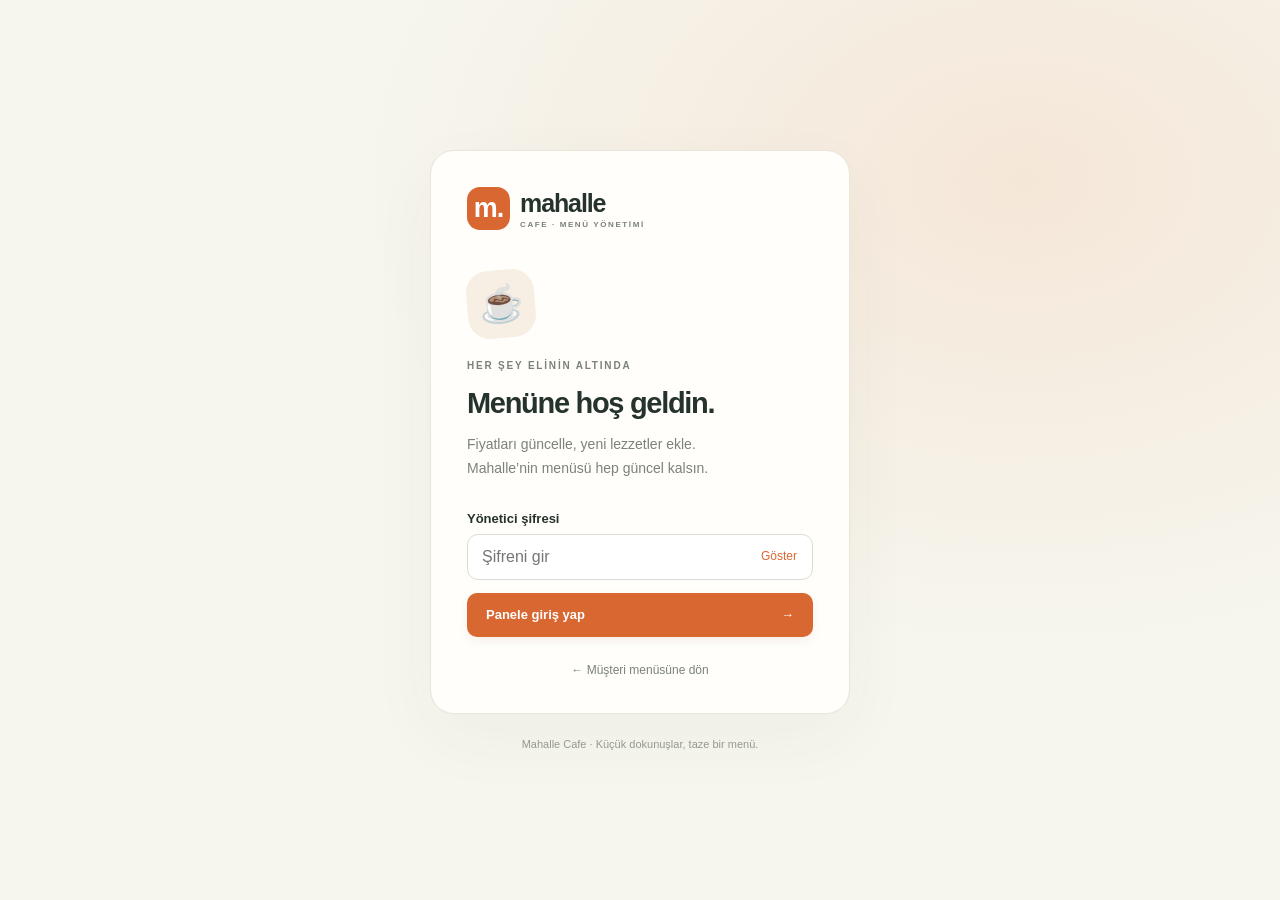
<file: admin/index.html>
<!doctype html>
<html lang="tr">
<head>
  <meta charset="utf-8"><meta name="viewport" content="width=device-width, initial-scale=1"><meta name="theme-color" content="#f7f5f0"><meta name="robots" content="noindex, nofollow">
  <title>Menü Yönetimi · Mahalle Cafe</title>
  <link rel="stylesheet" href="admin.css">
</head>
<body>
  <main id="login" class="login-shell">
    <section class="login-card">
      <a class="brand" href="../"><span class="brand-icon">m.</span><span>mahalle<span class="brand-sub">CAFE · MENÜ YÖNETİMİ</span></span></a>
      <div class="login-illustration" aria-hidden="true">☕</div><p class="eyebrow">HER ŞEY ELİNİN ALTINDA</p>
      <h1>Menüne hoş geldin.</h1><p class="muted">Fiyatları güncelle, yeni lezzetler ekle.<br>Mahalle’nin menüsü hep güncel kalsın.</p>
      <form id="login-form"><label for="password">Yönetici şifresi</label><div class="password-wrap"><input id="password" name="password" type="password" autocomplete="current-password" required placeholder="Şifreni gir"><button id="show-password" type="button" class="text-button" aria-label="Şifreyi göster">Göster</button></div><p id="login-error" class="error" role="alert"></p><button id="login-button" class="button primary wide" type="submit">Panele giriş yap <span aria-hidden="true">→</span></button></form>
      <a class="login-back" href="../">← Müşteri menüsüne dön</a>
    </section><p class="login-foot">Mahalle Cafe · Küçük dokunuşlar, taze bir menü.</p>
  </main>
  <div id="dashboard" hidden>
    <aside class="sidebar"><a class="brand" href="../"><span class="brand-icon">m.</span><span>mahalle<span class="brand-sub">CAFE · YÖNETİM</span></span></a><p class="nav-label">ÇALIŞMA ALANI</p><nav aria-label="Yönetim"><button class="nav-item active" data-view="products">▦ <span>Ürünler</span></button><button class="nav-item" data-view="categories">◫ <span>Kategoriler</span></button></nav><div class="sidebar-note"><span class="live-dot"></span> Menün yayında<p>Kaydettiğin değişiklikler müşteri menüsüne hemen yansır.</p><a href="../" target="_blank" rel="noopener">Menüyü görüntüle ↗</a></div><button id="logout" class="logout">Çıkış yap ↗</button></aside>
    <div class="workspace"><header class="topbar"><span>Mahalle Cafe <span class="slash">/</span> <strong>Menü yönetimi</strong></span><a href="../" target="_blank" rel="noopener" class="preview-link">Menüyü aç ↗</a></header>
      <main class="main-content"><section class="page-heading"><div><p class="eyebrow">GÜZEL BİR GÜN, GÜNCEL BİR MENÜ</p><h1>Menü, senin elinde<span class="orange">.</span></h1><p class="muted">Fiyatları düzenle, lezzetleri çoğalt. Hepsi bu kadar.</p></div><button id="add-product" class="button primary">＋ Yeni ürün</button></section>
        <section class="stats" aria-label="Menü özeti"><div class="stat"><span class="stat-symbol">▦</span><div><strong id="product-count">—</strong><span>Toplam ürün</span></div></div><div class="stat"><span class="stat-symbol green">◫</span><div><strong id="category-count">—</strong><span>Kategori</span></div></div><div class="stat"><span class="stat-symbol yellow">◷</span><div><strong id="update-time">—</strong><span>Son kayıt</span></div></div></section>
        <div class="mobile-tabs"><button class="active" data-view="products">Ürünler</button><button data-view="categories">Kategoriler</button><button id="mobile-logout">Çıkış</button></div>
        <section id="products-view" class="content-card"><div class="section-title"><div><h2>Ürünler</h2><p class="muted">Fiyat alanına dokunarak hızlıca güncelle.</p></div><span id="visible-count" class="count-badge"></span></div><div class="search-wrap"><span aria-hidden="true">⌕</span><input id="search" type="search" placeholder="Bir ürün ara…" aria-label="Ürün ara"></div><div id="category-filters" class="filter-row" aria-label="Kategori filtresi"></div><div id="product-list"></div></section>
        <section id="categories-view" class="content-card" hidden><div class="section-title"><div><h2>Kategoriler</h2><p class="muted">Menünün sırasını ve kategori görsellerini düzenle.</p></div><button id="add-category" class="button secondary">＋ Kategori</button></div><div id="category-list"></div></section>
        <p id="load-error" class="error" role="alert"></p><div id="recovery" hidden><button class="button secondary" id="reload">Menüyü yeniden yükle</button></div>
      </main>
      <footer class="savebar"><div><span id="save-dot" class="live-dot"></span><strong id="save-status">Tüm değişiklikler kaydedildi</strong><small id="save-detail">Menün güncel ve yayında.</small></div><div class="save-actions"><button id="discard" class="button ghost" disabled>Vazgeç</button><button id="publish" class="button primary" disabled>Değişiklikleri kaydet <span aria-hidden="true">↗</span></button></div></footer>
    </div>
  </div>
  <dialog id="editor"><form id="editor-form"><div class="dialog-header"><div><p class="eyebrow">MENÜNE BİR DOKUNUŞ</p><h2 id="editor-title">Ürün düzenle</h2></div><button type="button" class="icon-button close-editor" aria-label="Pencereyi kapat">×</button></div><div id="editor-fields"></div><p id="editor-error" class="error" role="alert"></p><div class="dialog-actions"><button type="button" class="button ghost close-editor">Vazgeç</button><button id="editor-submit" type="submit" class="button primary">Değişikliği ekle</button></div></form></dialog>
  <div id="toast" role="status" class="toast" hidden></div>
  <script src="../api-config.js"></script><script src="admin.js"></script>
</body></html>
</file>
<file: admin/admin.css>
:root{--ink:#25332c;--muted:#7b817b;--orange:#d96732;--orange-dark:#b74e21;--line:#e9e9e1;--cream:#f7f7f2;--green:#3e7056;font-family:Inter,-apple-system,BlinkMacSystemFont,"Segoe UI",sans-serif;color:var(--ink);background:var(--cream);font-synthesis:none}*{box-sizing:border-box}body{margin:0}button,input,select,textarea{font:inherit}button,a,input,select,textarea{-webkit-tap-highlight-color:transparent}button,a{touch-action:manipulation}button{cursor:pointer}button:disabled{opacity:.48;cursor:default}a{color:inherit}input,select,textarea{width:100%;border:1px solid #dcded5;border-radius:11px;padding:13px 14px;background:#fff;color:var(--ink);min-width:0;font-size:16px}input:focus,select:focus,textarea:focus{outline:3px solid #f4d3bd;border-color:var(--orange)}button:focus-visible,a:focus-visible{outline:3px solid #e7b896;outline-offset:3px}label{display:block;font-size:13px;font-weight:650;margin-bottom:8px}h1,h2,p{margin-top:0}h1{font-size:clamp(27px,3.3vw,38px);letter-spacing:-1.3px;line-height:1.2;margin-bottom:12px}h2{font-size:20px;letter-spacing:-.5px;margin-bottom:5px}.muted{color:var(--muted);font-size:14px;line-height:1.7;margin-bottom:0}.eyebrow{font-size:10px;letter-spacing:1.8px;font-weight:700;color:var(--muted);margin-bottom:15px}.orange{color:var(--orange)}.button{border:1px solid transparent;border-radius:10px;min-height:44px;padding:12px 18px;display:inline-flex;align-items:center;justify-content:center;gap:16px;font-size:13px;font-weight:650;white-space:nowrap;transition:background .15s}.primary{color:white;background:var(--orange);box-shadow:0 4px 9px #a4461714}.primary:hover:not(:disabled){background:var(--orange-dark)}.secondary{background:#fff;border-color:var(--line)}.ghost{background:transparent;color:var(--muted)}.wide{width:100%;justify-content:space-between}.brand{display:flex;gap:10px;align-items:center;text-decoration:none;font-size:25px;font-weight:750;letter-spacing:-1.1px}.brand-icon{display:grid;place-items:center;width:43px;height:43px;border-radius:13px;background:var(--orange);color:#fff;font-size:27px}.brand-sub{display:block;color:var(--muted);font-size:8px;letter-spacing:1.6px;margin-top:2px}.login-shell{min-height:100svh;display:flex;flex-direction:column;align-items:center;justify-content:center;padding:28px 20px;background:radial-gradient(ellipse at 80% 20%,#f5e7d8,transparent 48%),#f6f6ef}.login-card{width:100%;max-width:420px;background:#fffefb;padding:36px;border:1px solid #e9e5da;border-radius:24px;box-shadow:0 24px 70px #3c44200b}.login-illustration{width:68px;height:68px;display:grid;place-items:center;font-size:36px;margin:40px 0 22px;background:#f7efe3;border-radius:22px;transform:rotate(-5deg)}.login-card h1{font-size:29px}.login-card form{margin-top:30px}.password-wrap{position:relative}.password-wrap input{padding-right:75px}.text-button{border:0;background:none;color:var(--orange);font-size:12px;padding:12px}.password-wrap .text-button{position:absolute;right:4px;top:3px}.login-back{display:block;text-align:center;text-decoration:none;color:var(--muted);font-size:12px;margin-top:26px}.login-foot{font-size:11px;color:#94998c;margin:24px 0 0}.error{color:#b43d31;font-size:13px;line-height:1.6;min-height:0}.error:not(:empty){margin:12px 0}.sidebar{position:fixed;inset:0 auto 0 0;width:234px;background:#fcfcf8;border-right:1px solid var(--line);padding:32px 24px;display:flex;flex-direction:column}.nav-label{font-size:9px;letter-spacing:1.5px;color:#9ca093;margin:56px 0 15px}.nav-item{width:100%;display:flex;gap:12px;align-items:center;text-align:left;background:none;border:0;border-radius:10px;color:#7a8379;padding:13px 14px;margin:4px 0;font-size:16px}.nav-item span{font-size:13px;font-weight:650}.nav-item.active{background:#f8eae0;color:#bc5c32}.sidebar-note{margin-top:auto;padding:18px 12px;background:#f2f5ec;border-radius:12px;font-size:12px;font-weight:650}.live-dot{display:inline-block;width:7px;height:7px;border-radius:50%;background:#689a70;margin-right:6px}.sidebar-note p{font-size:11px;line-height:1.7;color:var(--muted);font-weight:400;margin:10px 0}.sidebar-note a{font-size:11px;text-decoration:none;color:var(--green)}.logout{background:none;border:0;color:var(--muted);font-size:12px;text-align:left;margin-top:22px;padding:10px}.workspace{margin-left:234px;min-height:100vh}.topbar{height:75px;border-bottom:1px solid var(--line);display:flex;justify-content:space-between;align-items:center;padding:0 40px;background:#fcfcf8;font-size:12px;color:var(--muted)}.topbar strong{font-weight:500;color:var(--ink)}.slash{color:#c5c8bc;margin:0 12px}.preview-link{text-decoration:none;color:var(--green);font-size:12px}.main-content{max-width:1240px;margin:0 auto;padding:43px 40px 130px}.page-heading{display:flex;justify-content:space-between;align-items:center;gap:20px;margin-bottom:28px}.page-heading .eyebrow{margin-bottom:12px}.page-heading .button{margin-top:12px}.stats{display:grid;grid-template-columns:repeat(3,minmax(0,1fr));gap:15px;margin-bottom:32px}.stat{display:flex;align-items:center;gap:16px;background:#fff;border:1px solid var(--line);border-radius:13px;padding:20px}.stat-symbol{display:grid;place-items:center;color:var(--orange);background:#fbede2;border-radius:12px;font-size:22px;width:45px;height:45px}.stat-symbol.green{color:#4f7961;background:#edf3e9}.stat-symbol.yellow{color:#ac8844;background:#f8f3de}.stat strong{display:block;font-size:25px;font-weight:650;letter-spacing:-.8px}.stat span:not(.stat-symbol){display:block;font-size:11px;color:var(--muted);margin-top:4px}.stat:last-child strong{font-size:17px;letter-spacing:-.4px}.content-card{padding:25px;background:#fff;border:1px solid var(--line);border-radius:15px}.section-title{display:flex;align-items:center;justify-content:space-between;gap:16px;margin-bottom:24px}.section-title .muted{font-size:12px}.count-badge{border:1px solid #e9e9e2;border-radius:7px;font-size:11px;padding:6px 9px;white-space:nowrap;color:var(--muted)}.search-wrap{position:relative;max-width:380px}.search-wrap>span{position:absolute;left:14px;top:10px;font-size:24px;color:var(--muted)}.search-wrap input{padding:12px 14px 12px 40px;background:#fafbf7;border-color:var(--line);font-size:13px}.filter-row{display:flex;gap:7px;overflow:auto;padding:18px 0 20px;scrollbar-width:thin}.filter{flex-shrink:0;min-height:36px;border:1px solid var(--line);border-radius:7px;padding:8px 12px;background:#fff;font-size:11px;color:var(--muted)}.filter.active{background:#eef2e9;border-color:#e0e8d9;color:#426443;font-weight:700}.product-row,.category-row{display:grid;grid-template-columns:52px minmax(0,1fr) 112px 70px;align-items:center;gap:16px;padding:16px 0;border-top:1px solid #f0f0e9}.thumb{width:52px;height:52px;object-fit:cover;border-radius:11px;background:#f1f2eb}.product-info strong,.category-info strong{font-size:13px;display:block;line-height:1.4;word-break:break-word}.product-info p,.category-info p{color:var(--muted);font-size:10px;margin:4px 0 0;line-height:1.5}.price-wrap{position:relative}.price-input{padding:10px 29px 10px 9px;border-radius:8px;font-size:14px;font-weight:650;background:#fcfcf8;text-align:right}.price-input[aria-invalid=true]{border-color:#bd4b3a;background:#fff2ee}.price-wrap span{position:absolute;right:10px;top:12px;font-size:11px;color:var(--muted);pointer-events:none}.edit-button{background:transparent;border:1px solid var(--line);border-radius:8px;min-height:38px;padding:8px;font-size:11px;color:#6d786b}.product-row.hidden-row{opacity:.55}.tag-hidden{color:#aa683d!important}.empty{padding:40px 10px;text-align:center;color:var(--muted);font-size:13px;line-height:1.8}.savebar{position:fixed;bottom:0;left:234px;right:0;min-height:86px;border-top:1px solid var(--line);background:#fffefbf5;backdrop-filter:blur(12px);padding:18px 40px;display:flex;align-items:center;justify-content:space-between;gap:15px;z-index:5}.savebar strong{font-size:12px;font-weight:550}.savebar small{display:block;font-size:10px;color:var(--muted);margin:5px 0 0 15px}.save-actions{display:flex;gap:8px;align-items:center}.dirty .live-dot{background:#d58c3c}.mobile-tabs{display:none}dialog{border:1px solid var(--line);border-radius:20px;padding:28px;width:min(500px,calc(100% - 24px));max-height:calc(100svh - 32px);overflow:auto;color:var(--ink);box-shadow:0 35px 120px #13221133}dialog::backdrop{background:#17241e66;backdrop-filter:blur(4px)}.dialog-header{display:flex;align-items:center;justify-content:space-between;margin-bottom:24px}.dialog-header .eyebrow{margin-bottom:7px}.icon-button{background:#f4f4ee;border:0;width:36px;height:36px;border-radius:50%;font-size:25px;color:var(--muted)}.field{margin-bottom:18px}.field-grid{display:grid;grid-template-columns:1fr 1fr;gap:15px}.field-hint{font-size:11px;line-height:1.6;color:var(--muted);margin-top:6px}.photo-picker{display:flex;align-items:center;gap:16px;border:1px dashed #dedfcf;padding:12px;border-radius:12px}.photo-picker img{width:74px;height:74px;object-fit:cover;border-radius:9px}.upload-label{display:inline-flex;cursor:pointer;background:#f4f1e9;border-radius:8px;padding:10px 13px;font-size:12px;margin:0}.photo-options{margin-top:10px;font-size:12px}.photo-remove{font-size:11px;border:0;background:none;color:#aa5f43;padding:7px 0}.checkbox-label{display:flex;align-items:center;gap:10px;font-size:13px;font-weight:400}.checkbox-label input{width:18px;height:18px;accent-color:var(--green)}.dialog-actions{display:flex;justify-content:flex-end;gap:8px;margin-top:24px;border-top:1px solid var(--line);padding-top:18px}.danger{border:0;background:none;color:#b34e40;font-size:12px;padding:10px 0;margin-top:8px}.order-buttons{display:flex;gap:5px}.order-buttons button{background:#f8f9f4;border:1px solid var(--line);border-radius:6px;min-width:32px;min-height:36px}.category-row{grid-template-columns:52px minmax(0,1fr) 74px 70px}.toast{position:fixed;bottom:110px;left:50%;transform:translateX(-50%);background:#284b38;color:white;padding:13px 22px;max-width:90%;border-radius:12px;z-index:20;font-size:13px;box-shadow:0 10px 30px #0002}body.busy .main-content{pointer-events:none;opacity:.7}[hidden]{display:none!important}@media(min-width:1500px){.main-content{padding-top:55px}}@media(max-width:1050px){.sidebar{width:200px;padding:28px 18px}.workspace{margin-left:200px}.topbar{padding:0 24px}.main-content{padding:32px 24px 130px}.savebar{left:200px;padding:16px 24px}.stat{padding:16px;gap:10px}.stat-symbol{width:37px;height:37px}.stat strong{font-size:22px}.save-actions .button{padding:11px}.savebar small{max-width:230px}.page-heading{align-items:flex-start}.page-heading .muted{font-size:12px}.content-card{padding:20px}}@media(max-width:760px){.sidebar{display:none}.workspace{margin:0}.topbar{height:60px;padding:0 20px;font-size:11px}.slash{margin:0 6px}.topbar strong{display:none}.main-content{padding:28px 16px 170px}.page-heading{display:block;margin-bottom:24px}.page-heading h1{font-size:31px;letter-spacing:-1px}.page-heading .button{margin-top:20px}.stats{gap:8px;margin-bottom:22px}.stat{display:block;padding:13px 10px}.stat-symbol{width:28px;height:28px;font-size:16px;margin-bottom:12px;border-radius:8px}.stat strong{font-size:23px}.stat:last-child strong{font-size:14px;min-height:28px;padding-top:3px}.stat span:not(.stat-symbol){font-size:9px}.mobile-tabs{display:flex;gap:6px;margin-bottom:16px}.mobile-tabs button{border:0;padding:11px 17px;border-radius:9px;background:transparent;color:var(--muted);font-size:12px}.mobile-tabs button.active{background:#e9ede2;color:#496241;font-weight:650}.mobile-tabs button:last-child{margin-left:auto}.content-card{padding:18px 14px}.section-title{gap:8px;margin-bottom:18px}.section-title .muted{font-size:11px}.search-wrap{max-width:none}.product-row{grid-template-columns:43px minmax(0,1fr) 93px;gap:10px;position:relative;padding:16px 0 20px}.thumb{width:43px;height:43px;border-radius:9px}.product-info{padding-bottom:18px}.product-info strong{font-size:12px}.product-info p{font-size:9px}.product-row>.edit-button{grid-column:2;justify-self:start;margin-top:-25px;border:0;padding:3px 0;min-height:24px;color:var(--orange);font-size:10px}.price-input{font-size:14px;padding-right:25px}.price-wrap span{right:7px}.savebar{left:0;padding:14px 16px;display:block;min-height:125px}.savebar small{display:none}.savebar strong{font-size:11px}.save-actions{margin-top:13px;justify-content:space-between}.save-actions .primary{flex:1}.save-actions .ghost{padding-left:0;padding-right:22px}.savebar .primary{font-size:12px}.category-row{grid-template-columns:38px minmax(0,1fr) 62px 56px;gap:8px}.category-row .thumb{width:38px;height:38px}.category-info strong{font-size:12px}.category-row .edit-button{font-size:10px;padding:5px}.order-buttons{gap:3px}.order-buttons button{min-width:28px;padding:0}.toast{bottom:145px;font-size:12px;width:max-content}.login-card{padding:28px}.login-foot{text-align:center;font-size:10px}.dialog-header{margin-bottom:20px}dialog{padding:23px}.dialog-actions .button{padding:12px}.eyebrow{font-size:9px;letter-spacing:1.5px}}@media(prefers-reduced-motion:reduce){*{scroll-behavior:auto!important;transition:none!important}}
</file>
